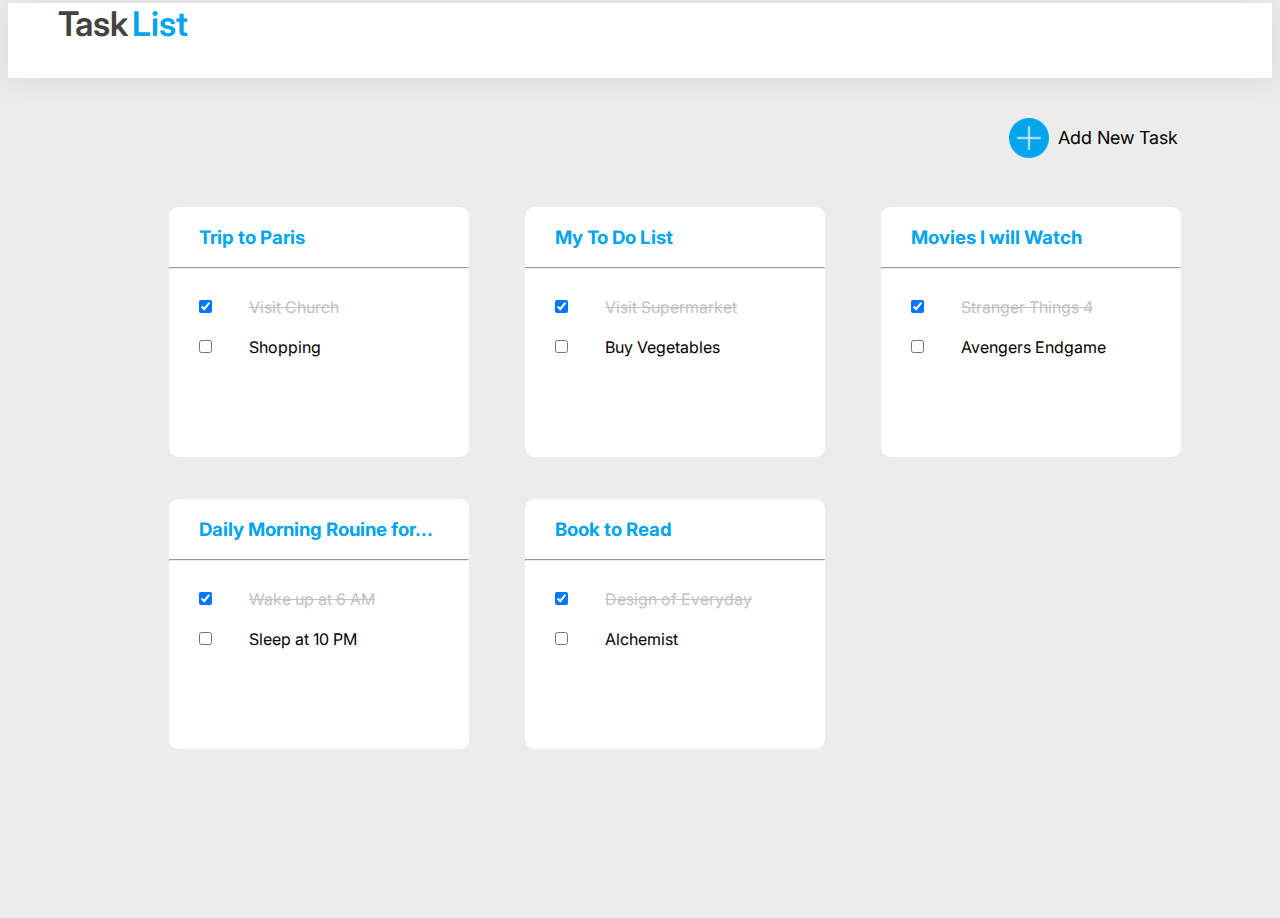
<file: index.html>
<!DOCTYPE html>
<html lang="en">
<head>
    <meta charset="UTF-8">
    <meta http-equiv="X-UA-Compatible" content="IE=edge">
    <meta name="viewport" content="width=device-width, initial-scale=1.0">
    <title>TaskList</title>
    <link rel="stylesheet" href="styles.css">
    
</head>
<body>
    <nav id="navbar">
        <p style="margin-left: 50px;"><Font style="color:#424242 ; font-size: 34px; font-weight:600;">Task</Font> <font style="color:#00A5EC ; font-size: 34px; font-weight:600">List</font></p>
    </nav>
    <br><br>
    <div class="icon">
        <a href="index2.html"><img src="addicon.png" alt=""></a>
        <a href="index2.html"><p style="text-decoration:none; color: black;">Add New Task</p></a>
    </div>
    <br><br>

    <section class="container">
        <div class="cards" style="margin-left: 160px ;">
            <a href="index3.html" style="text-decoration: none;"><h3 style="color:#00A5EC">Trip to Paris</h3></a>
            <hr>
            <br>
            <input type="checkbox" checked id="church">
            <label for="church" style="text-decoration:line-through ; color: #C2C2C2;">Visit Church</label>
            <br><br>
            <input type="checkbox" id="list">
            <label for="list">Shopping</label>
        </div>
        <div class="cards">
            <h3 style="color:#00A5EC">My To Do List</h3>
            <hr>
            <br>
            <input type="checkbox" checked id="supermarket">
            <label for="supermarket" style="text-decoration:line-through ; color: #C2C2C2;">Visit Supermarket</label>
            <br><br>
            <input type="checkbox" id="Vegetables">
            <label for="list">Buy Vegetables</label>
        </div>
        <div class="cards">
            <h3 style="color:#00A5EC">Movies I will Watch</h3>
            <hr>
            <br>
            <input type="checkbox" checked id="stranger">
            <label for="stranger" style="text-decoration:line-through ; color: #C2C2C2;">Stranger Things 4</label>
            <br><br>
            <input type="checkbox" id="endgame">
            <label for="list">Avengers Endgame</label>
        </div>
    </section>
<br><br>
<section class="container" style="margin-left: 110px ;">
    <div class="cards">
        <h3 style="color:#00A5EC">Daily Morning Rouine for...</h3>
        <hr>
        <br>
        <input type="checkbox" checked id="wakeup">
        <label for="wakeup" style="text-decoration:line-through ; color: #C2C2C2;">Wake up at 6 AM</label>
        <br><br>
        <input type="checkbox" id="list">
        <label for="list">Sleep at 10 PM</label>
    </div>
    <div class="cards">
        <h3 style="color:#00A5EC">Book to Read</h3>
        <hr>
        <br>
        <input type="checkbox" checked id="design">
        <label for="design" style="text-decoration:line-through ; color: #C2C2C2;">Design of Everyday</label>
        <br><br>
        <input type="checkbox" id="Vegetables">
        <label for="list">Alchemist</label>
    </div>
</section>
    <br><br><br><br><br><br><br><br>
</body>
</html>
</file>
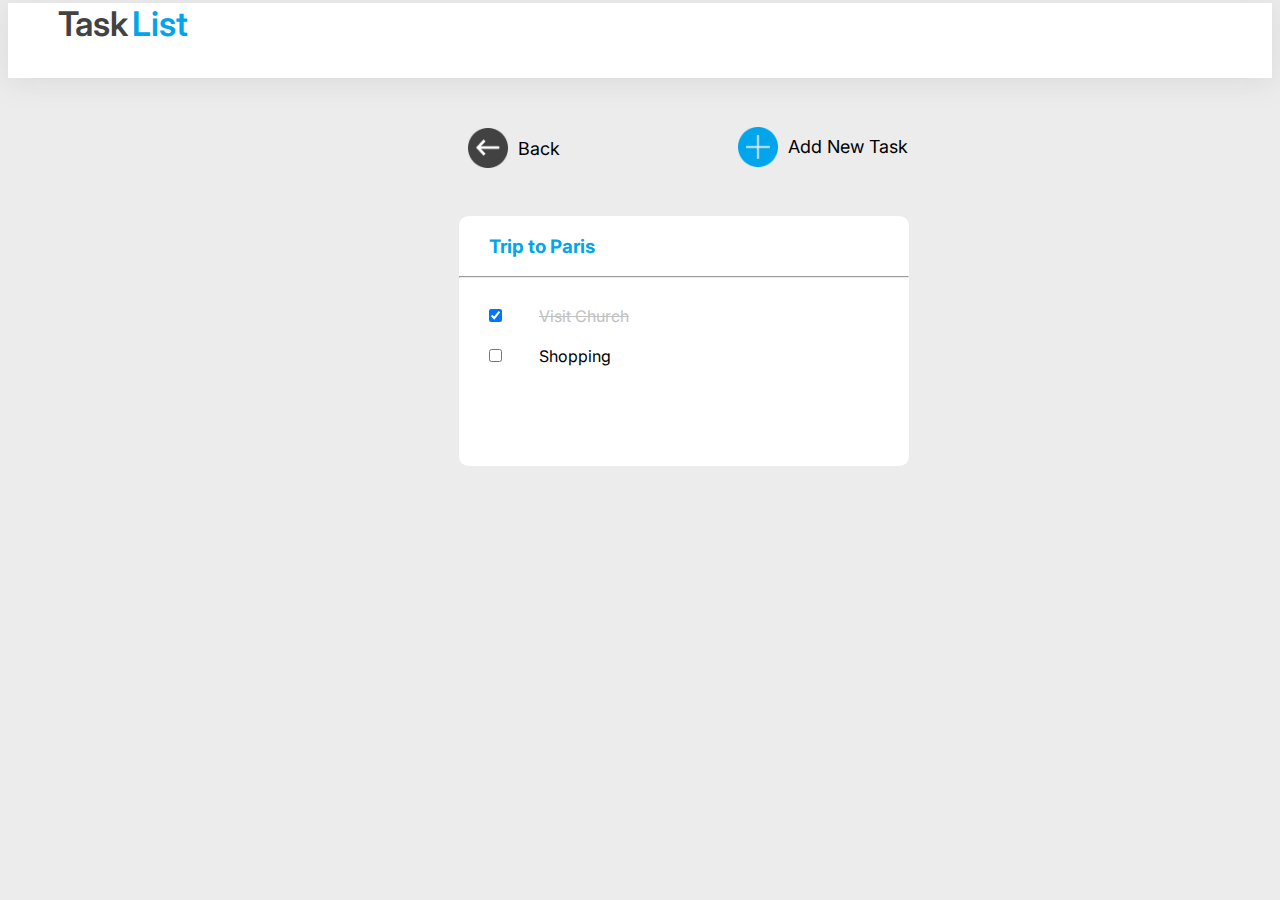
<file: index3.html>
<!DOCTYPE html>
<html lang="en">
<head>
    <meta charset="UTF-8">
    <meta http-equiv="X-UA-Compatible" content="IE=edge">
    <meta name="viewport" content="width=device-width, initial-scale=1.0">
    <title>Trip to paris</title>
    <link rel="stylesheet" href="styles.css">
</head>
<body>
    <nav id="navbar">
        <p style="margin-left: 50px;"><Font style="color:#424242 ; font-size: 34px; font-weight:600;">Task</Font> <font style="color:#00A5EC ; font-size: 34px; font-weight:600">List</font></p>
    </nav>
    <br><br>
    <div class="back">
        <a href="index.html"> <img src="backicon.png" alt=""> </a>
        <a href="index.html" id="backtext" style="color: black;">Back</a>
    </div>
    <div class="icon2">
        <a href="index4.html"> <img src="addicon.png" alt=""> </a>
        <a href="index4.html" style="text-decoration: none; color: black;"> <p>Add New Task</p> </a>
    </div>
    <br><br>
    <section class="container">
        <div class="cards1" style="margin-left: 450px ;">
            <h3 style="color:#00A5EC">Trip to Paris</h3>
            <hr>
            <br>
            <input type="checkbox" checked id="church">
            <label for="church" style="text-decoration:line-through ; color: #C2C2C2;">Visit Church</label>
            <br><br>
            <input type="checkbox" id="list">
            <label for="list">Shopping</label>
        </div>
    </section>
</body>
</html>
</file>
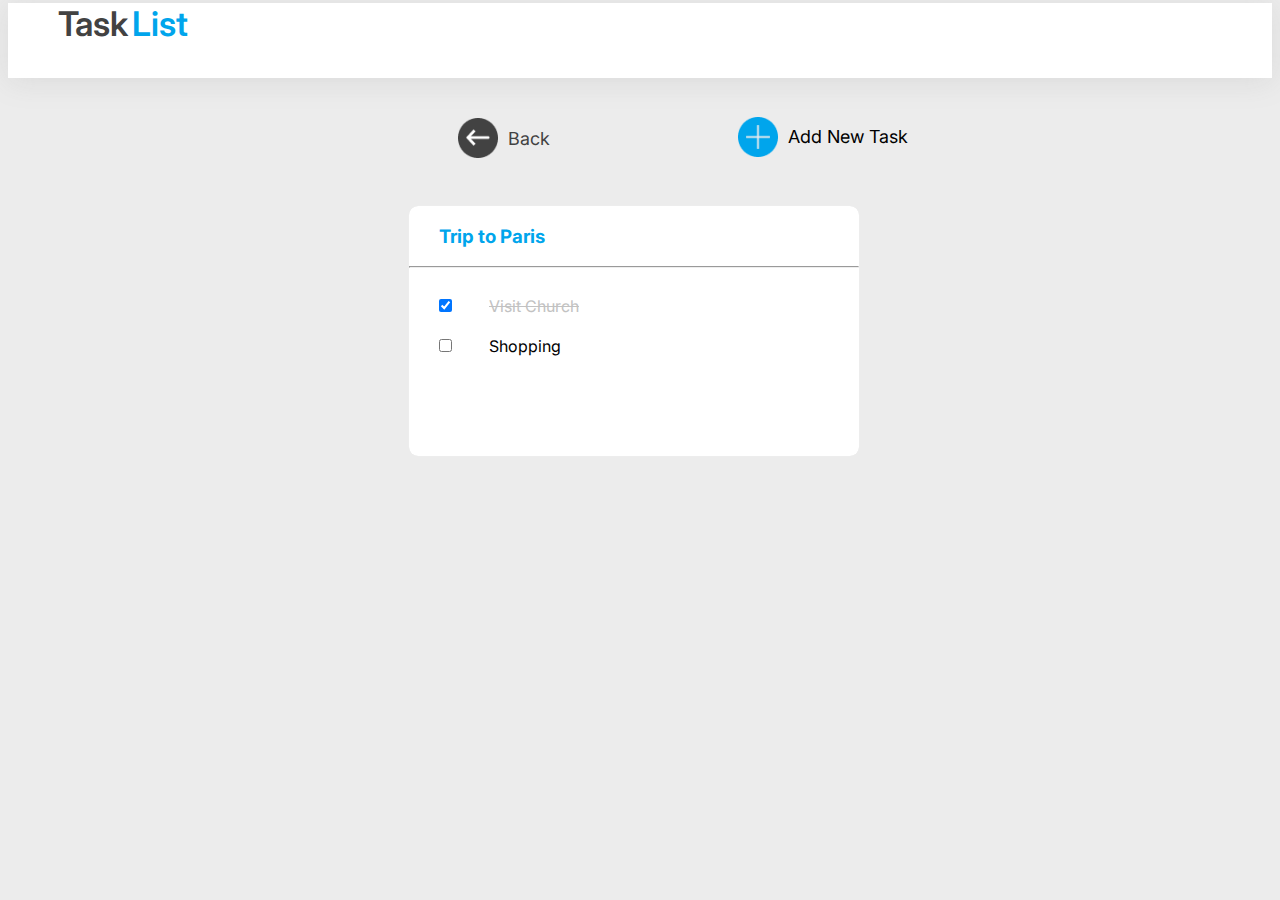
<file: paris.html>
<!DOCTYPE html>
<html lang="en">
<head>
    <meta charset="UTF-8">
    <meta http-equiv="X-UA-Compatible" content="IE=edge">
    <meta name="viewport" content="width=device-width, initial-scale=1.0">
    <title>Trip to paris</title>
    <link rel="stylesheet" href="styles.css">
</head>
<body>
    <nav id="navbar">
        <p style="margin-left: 50px;"><Font style="color:#424242 ; font-size: 34px; font-weight:600;">Task</Font> <font style="color:#00A5EC ; font-size: 34px; font-weight:600">List</font></p>
    </nav>
    <br><br>
    <div class="back">
        <img src="backicon.png" alt="">
        <a href="index.html">Back</a>
    </div>
    <div class="icon2">
        <img src="addicon.png" alt="">
        <p>Add New Task</p>
    </div>
    <br><br>
    <section class="container">
        <div class="cards1" style="margin-left: 400px ;">
            <h3 style="color:#00A5EC">Trip to Paris</h3>
            <hr>
            <br>
            <input type="checkbox" checked id="church">
            <label for="church" style="text-decoration:line-through ; color: #C2C2C2;">Visit Church</label>
            <br><br>
            <input type="checkbox" id="list">
            <label for="list">Shopping</label>
        </div>
    </section>
</body>
</html>
</file>
<file: styles.css>
@import url('https://fonts.googleapis.com/css2?family=Inter:wght@300;400;600&display=swap');

body{
    font-family: 'Inter', sans-serif;
    background-color: #ECECEC ;
}

#navbar{
    height: 75px;
    background-color: white;
    box-shadow: 0px 3px 30px #7B7B7B29;
    margin-top: -13px;
    align-items: center;
}
#tasklist{
    font-size: 34px;

}
.fa{
    color: #00A5EC;
    size: 30px;
}
.icon img{
    width: 40px;
}
.icon{
    margin-left: 1000px;
}
.icon p{
    margin-left: 50px;
    margin-top: -35px;
    font-size: 18px;
}
.icon a{
    margin-left: 1px;
    text-decoration: none;
}
.cards{
    top: 220px;
    margin-left: 50px;
    width: 300px;
    height: 250px;
    background:  #FFFFFF 0% 0% no-repeat padding-box;
    border: 1px solid #EDEDED;
    border-radius: 10px;
    display: inline-block;
}
.cards:hover{
    z-index: 1;
    box-shadow: 0 8px 50px lightgray;
    transform: scale(1.05);
}
.cards h3{
    margin-left: 30px;
}
.cards input{
    margin-left: 30px;
}
.cards label{
    margin-left: 30px;
}
.section{
    background-image:url(file:///E:/taskpage/Rectangle%206.png);
}
#church{
    background-color: #C2C2C2;
}
.back {
    display: inline-flex;
}
.back img{
    width: 40px;
    margin-left: 450px;
}
.back a{
    margin-left: 10px;
    margin-top: 10px;
    font-size: 18px;
    text-decoration: none;
    color: #424242;
}
.icon2{
    margin-left: 730px;
    margin-top: -45px;
}
.icon2 img{
    width: 40px;
}
.icon2 p{
    font-size: 18px;
    margin-left: 50px;
    margin-top: -35px;
}
.cards1{
    top: 220px;
    margin-left: 50px;
    width: 450px;
    height: 250px;
    background:  #FFFFFF 0% 0% no-repeat padding-box;
    border: 1px solid #EDEDED;
    border-radius: 10px;
    display: inline-block;
}
.cards1 h3{
    margin-left: 30px;
}
.cards1 input{
    margin-left: 30px;
}
.cards1 label{
    margin-left: 30px;
}
#backtext{
    margin-left: 10px;
    margin-top: 20px;
    font-size: 18px;
    text-decoration: none;
    color: #424242;
}
.bg{
    width: 100%;
    height: 900px;
    background-color: rgba(0, 0, 0, 0.7);
    position:absolute;
    top: 0;
    display: flex;
    justify-content: center;
}
.popup{
    width: 400px;
    height: 220px;
    background-color: white;
    margin-top: 200px;
    border-radius: 10px;
}
.header{
    display: flex; 
    justify-content: space-around;
    align-items: center;
}
.header h3{
    position: relative;
    left: -40px;
}
.header a{
    position: relative;
    right: -40px;
}
#entertask{
    position: relative;
    top: 20px;
    left: 20px;
    width: 350px;
    height: 30px;
    border: none;
    background-color: #ECECEC;
    border-radius: 5px;
    color: #C2C2C2;
}
#addbutton{
    position: relative;
    left: 225px;
    top: 40px;
    width: 150px;
    height: 40px;
    border: none;
    background-color: #00A5EC;
    color: white;
    border-radius: 5px;
}
#plus{
    position: relative;
    left: -10px;
}
</file>
